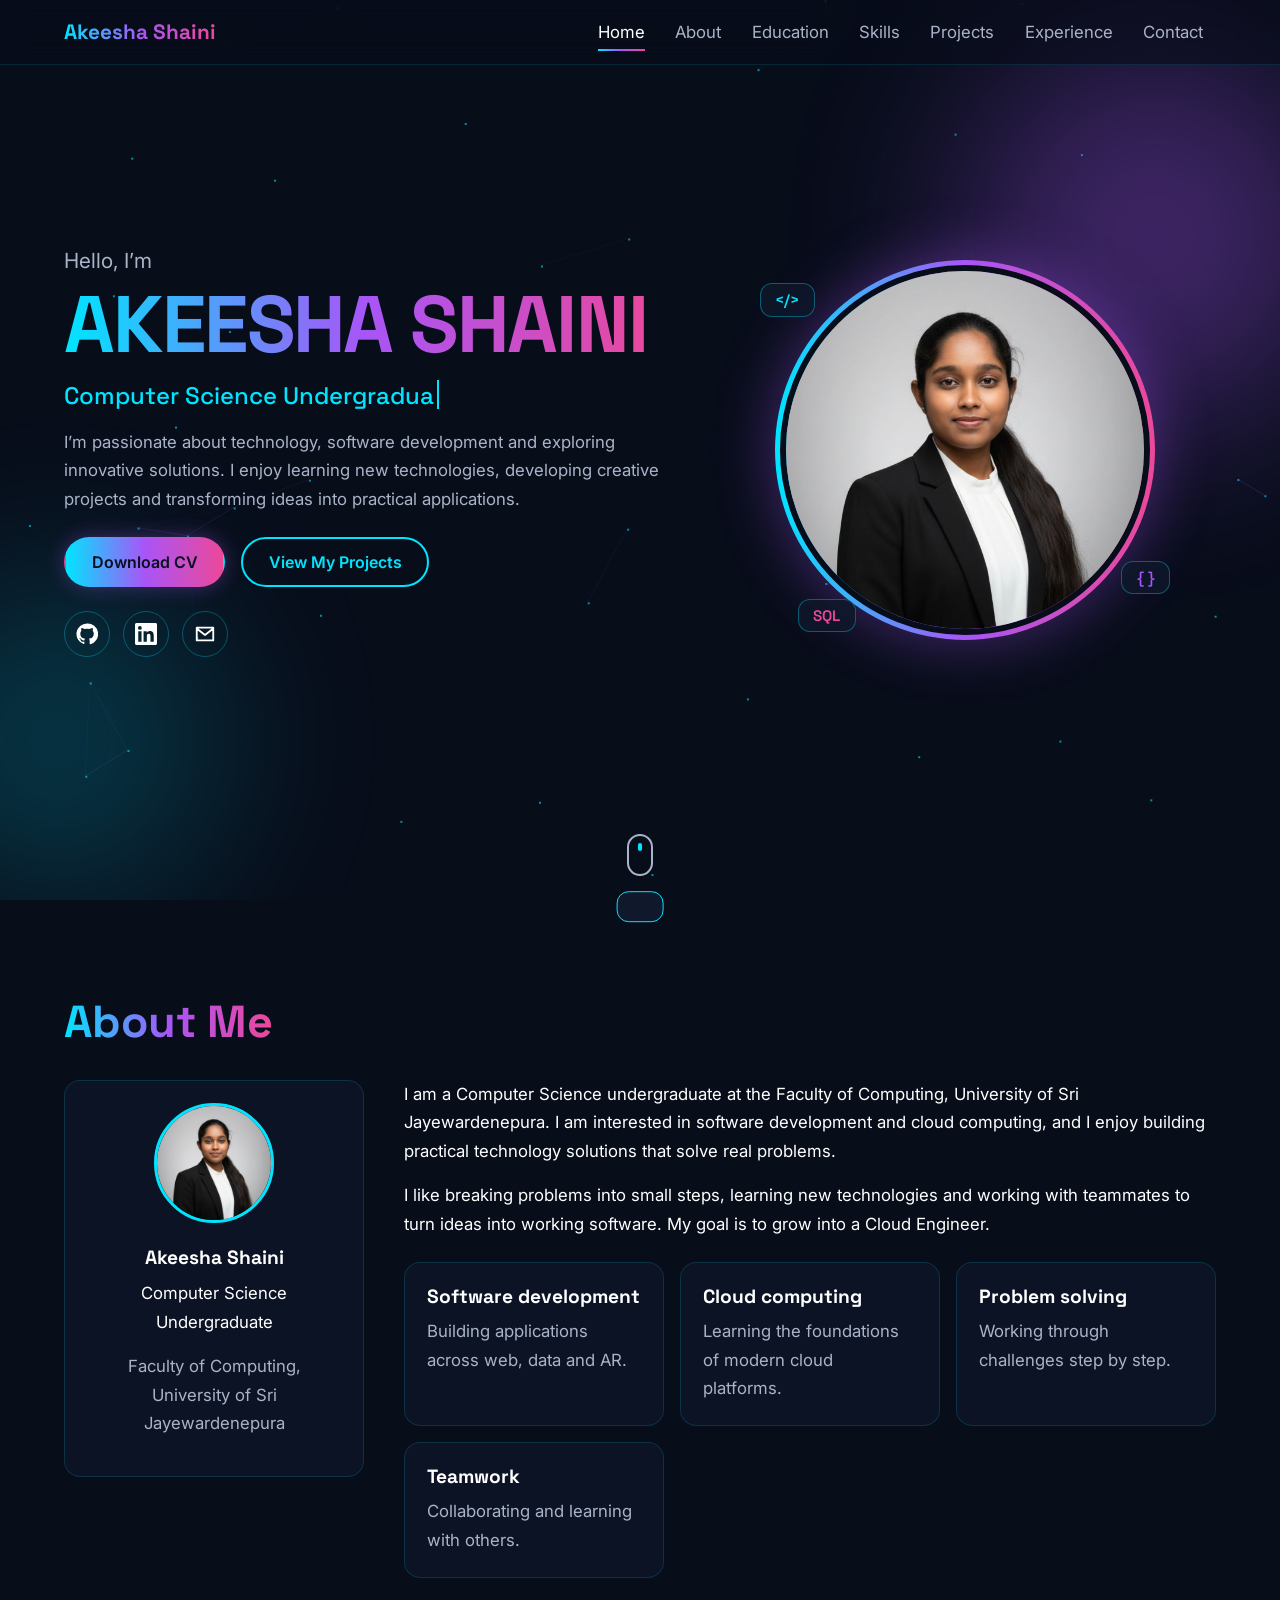
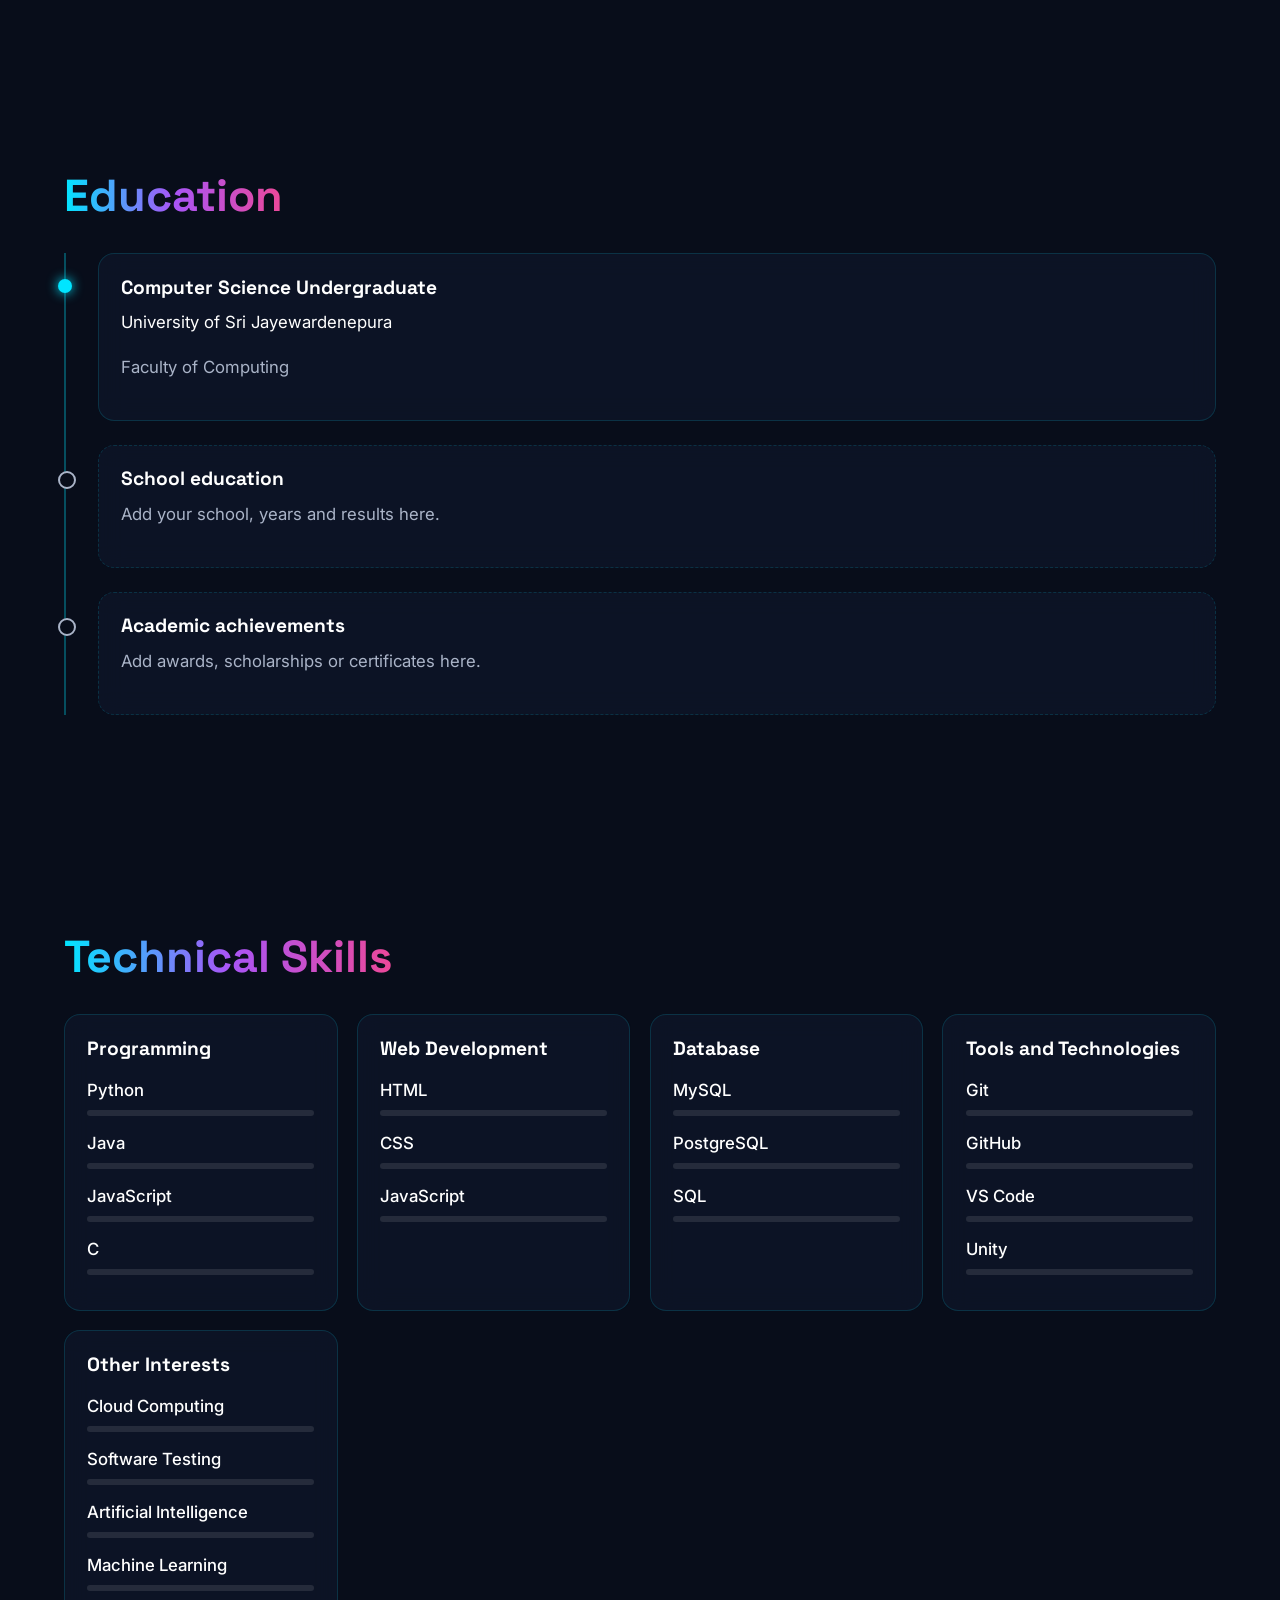
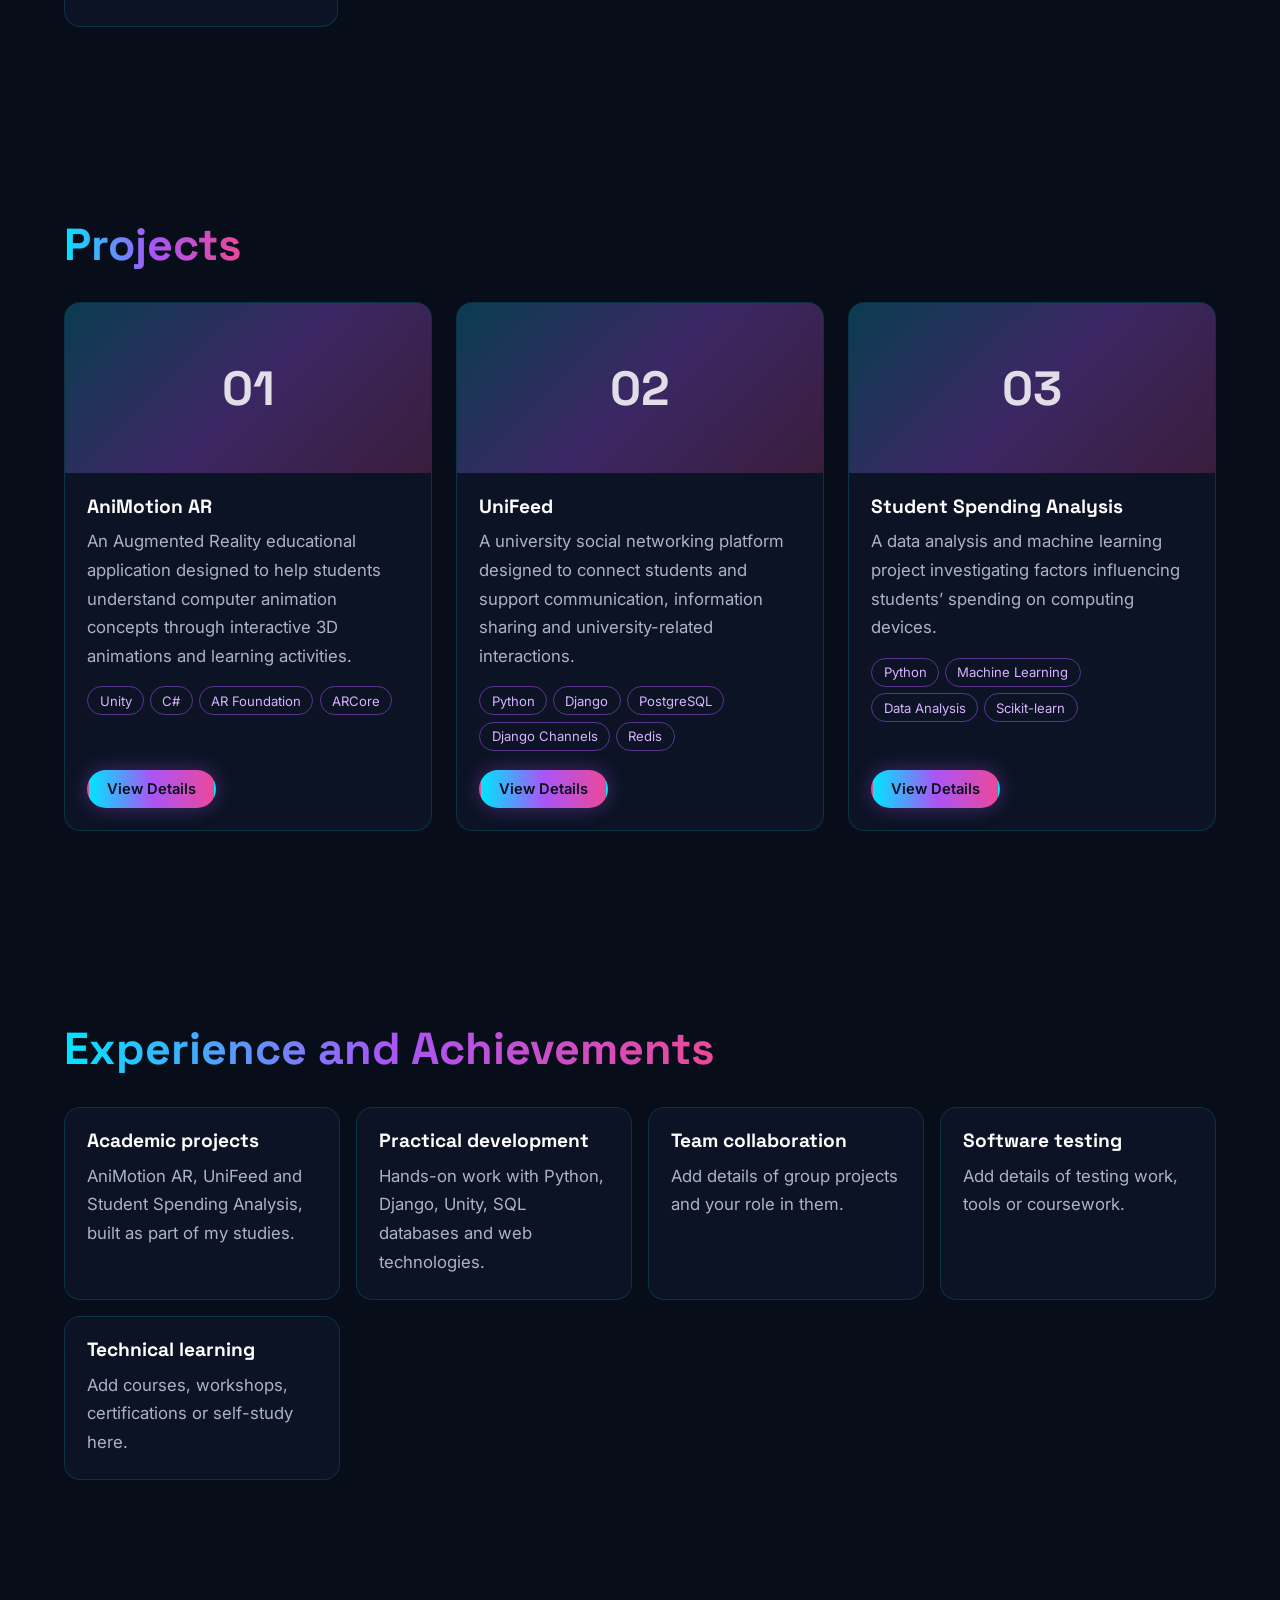
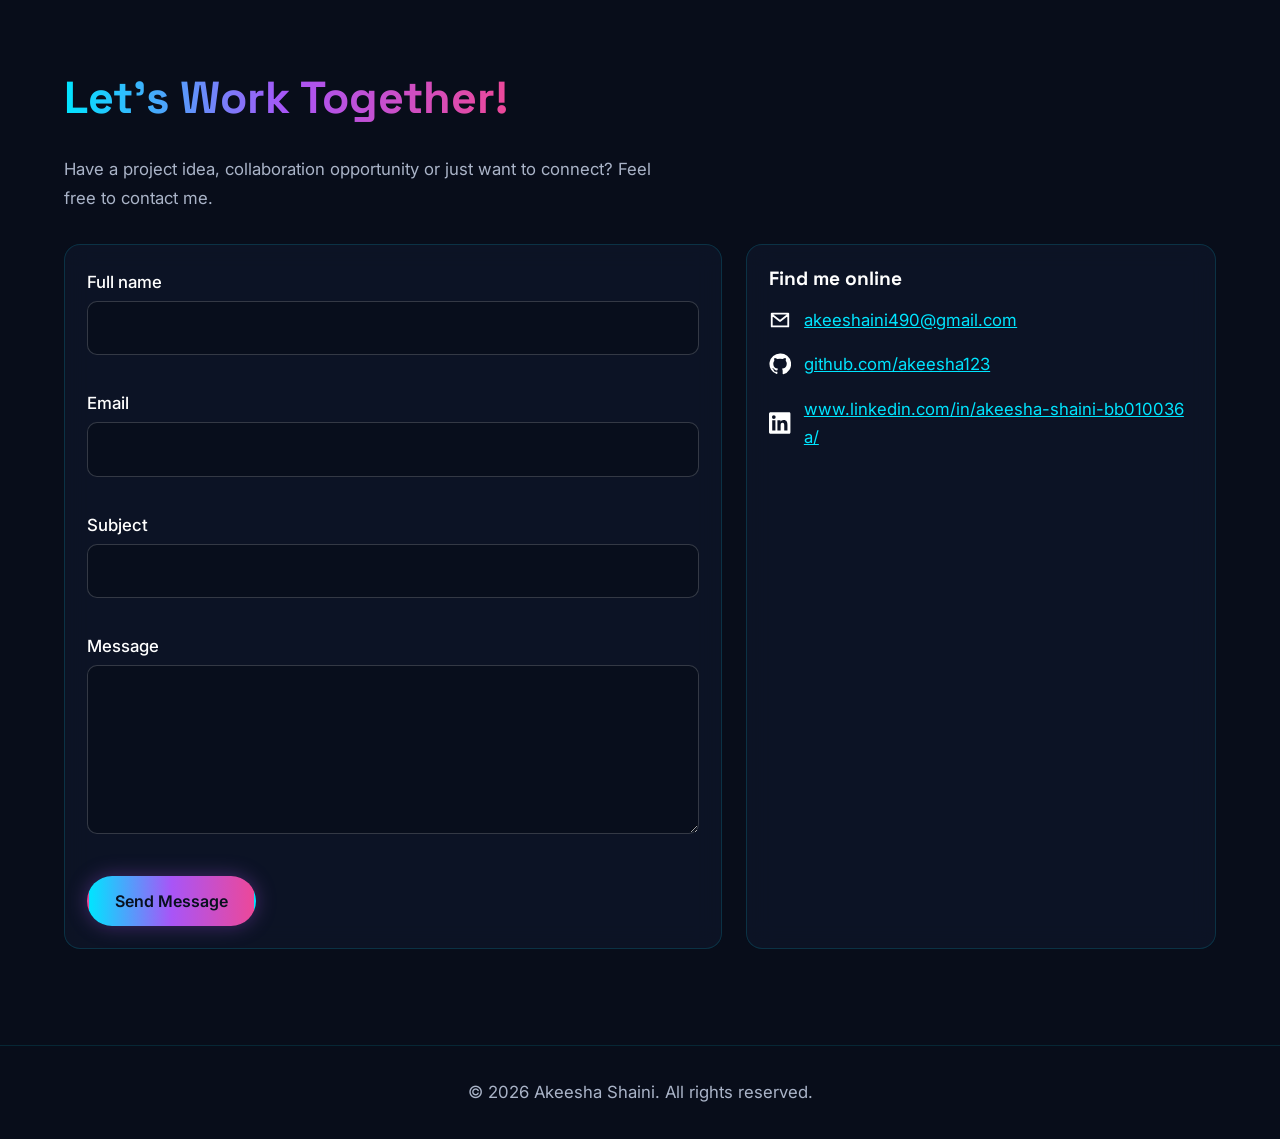
<file: index.html>
<!DOCTYPE html>
<html lang="en">
<head>
<meta charset="utf-8">
<meta name="viewport" content="width=device-width, initial-scale=1">
<title>Akeesha Shaini – Computer Science Undergraduate | Aspiring Cloud Engineer</title>
<meta name="description" content="Portfolio of Akeesha Shaini, a Computer Science undergraduate at the University of Sri Jayewardenepura and aspiring Cloud Engineer.">
<meta name="theme-color" content="#080D1A">
<link rel="preconnect" href="https://fonts.googleapis.com">
<link rel="preconnect" href="https://fonts.gstatic.com" crossorigin>
<link href="https://fonts.googleapis.com/css2?family=Inter:wght@400;500;600&family=Space+Grotesk:wght@500;700&display=swap" rel="stylesheet">
<link rel="stylesheet" href="css/style.css">
<script>document.documentElement.className='js'</script>
</head>
<body>
<svg width="0" height="0" style="position:absolute" aria-hidden="true">
<symbol id="i-gh" viewBox="0 0 24 24"><path fill="currentColor" d="M12 .5a11.5 11.5 0 0 0-3.64 22.41c.58.1.79-.25.79-.56v-2c-3.2.7-3.87-1.37-3.87-1.37-.52-1.33-1.28-1.69-1.28-1.69-1.05-.71.08-.7.08-.7 1.15.08 1.76 1.19 1.76 1.19 1.03 1.76 2.7 1.25 3.36.96.1-.75.4-1.25.73-1.54-2.55-.29-5.24-1.28-5.24-5.68 0-1.25.45-2.28 1.18-3.08-.12-.29-.51-1.46.11-3.04 0 0 .97-.31 3.17 1.18a11 11 0 0 1 5.77 0c2.2-1.49 3.17-1.18 3.17-1.18.63 1.58.23 2.75.11 3.04.74.8 1.18 1.83 1.18 3.08 0 4.41-2.69 5.38-5.25 5.67.41.36.78 1.06.78 2.14v3.17c0 .31.21.67.8.56A11.5 11.5 0 0 0 12 .5z"/></symbol>
<symbol id="i-in" viewBox="0 0 24 24"><path fill="currentColor" d="M20.45 20.45h-3.56v-5.57c0-1.33-.03-3.04-1.85-3.04-1.85 0-2.14 1.45-2.14 2.94v5.67H9.34V9h3.41v1.56h.05c.48-.9 1.64-1.85 3.37-1.85 3.6 0 4.27 2.37 4.27 5.46v6.28zM5.34 7.43a2.06 2.06 0 1 1 0-4.13 2.06 2.06 0 0 1 0 4.13zM7.12 20.45H3.56V9h3.56v11.45zM22.22 0H1.77C.79 0 0 .77 0 1.73v20.54C0 23.23.79 24 1.77 24h20.45c.98 0 1.78-.77 1.78-1.73V1.73C24 .77 23.2 0 22.22 0z"/></symbol>
<symbol id="i-mail" viewBox="0 0 24 24"><path fill="none" stroke="currentColor" stroke-width="2" stroke-linejoin="round" d="M3 5h18v14H3zM3 6l9 7 9-7"/></symbol>
</svg>
<canvas id="bg" aria-hidden="true"></canvas>
<a class="skip" href="#main">Skip to content</a>

<header class="nav">
  <div class="wrap nav-in">
    <a class="logo grad" href="#home">Akeesha Shaini</a>
    <button class="burger" aria-label="Toggle menu" aria-expanded="false" aria-controls="menu"><span></span><span></span><span></span></button>
    <nav id="menu" aria-label="Main">
      <a href="#home">Home</a><a href="#about">About</a><a href="#education">Education</a><a href="#skills">Skills</a><a href="#projects">Projects</a><a href="#experience">Experience</a><a href="#contact">Contact</a>
    </nav>
  </div>
</header>

<main id="main">
<section id="home" class="hero">
  <div class="glow g1"></div><div class="glow g2"></div>
  <div class="wrap hero-grid">
    <div>
      <p class="hello">Hello, I’m</p>
      <h1 class="grad">AKEESHA SHAINI</h1>
      <p class="role"><span id="typed"></span><span class="caret" aria-hidden="true"></span></p>
      <p class="lead">I’m passionate about technology, software development and exploring innovative solutions. I enjoy learning new technologies, developing creative projects and transforming ideas into practical applications.</p>
      <div class="actions">
        <a class="btn primary" data-link="cv" href="#">Download CV</a>
        <a class="btn ghost" href="#projects">View My Projects</a>
      </div>
      <div class="socials">
        <a class="icon-btn" data-link="github" href="#" aria-label="GitHub"><svg><use href="#i-gh"/></svg></a>
        <a class="icon-btn" data-link="linkedin" href="#" aria-label="LinkedIn"><svg><use href="#i-in"/></svg></a>
        <a class="icon-btn" data-link="email" href="#" aria-label="Email"><svg><use href="#i-mail"/></svg></a>
      </div>
    </div>
    <div class="photo">
      <span class="chip c1" aria-hidden="true">&lt;/&gt;</span><span class="chip c2" aria-hidden="true">{ }</span><span class="chip c3" aria-hidden="true">SQL</span>
      <div class="ring"><img src="images/profile.png" alt="Portrait of Akeesha Shaini" width="380" height="380"></div>
    </div>
  </div>
  <a class="scroll" href="#about" aria-label="Scroll to About"><span></span></a>
</section>

<section id="about">
  <div class="wrap">
    <h2 class="reveal"><span class="grad">About Me</span></h2>
    <div class="about-grid">
      <div class="card reveal profile-card">
        <img src="images/profile.png" alt="" width="120" height="120" loading="lazy">
        <h3>Akeesha Shaini</h3>
        <p>Computer Science Undergraduate</p>
        <p class="muted">Faculty of Computing, University of Sri Jayewardenepura</p>
      </div>
      <div class="reveal">
        <p>I am a Computer Science undergraduate at the Faculty of Computing, University of Sri Jayewardenepura. I am interested in software development and cloud computing, and I enjoy building practical technology solutions that solve real problems.</p>
        <p>I like breaking problems into small steps, learning new technologies and working with teammates to turn ideas into working software. My goal is to grow into a Cloud Engineer.</p>
        <div class="info-grid">
          <div class="card"><h3>Software development</h3><p>Building applications across web, data and AR.</p></div>
          <div class="card"><h3>Cloud computing</h3><p>Learning the foundations of modern cloud platforms.</p></div>
          <div class="card"><h3>Problem solving</h3><p>Working through challenges step by step.</p></div>
          <div class="card"><h3>Teamwork</h3><p>Collaborating and learning with others.</p></div>
        </div>
      </div>
    </div>
  </div>
</section>

<section id="education">
  <div class="wrap">
    <h2 class="reveal"><span class="grad">Education</span></h2>
    <!-- EDIT: add school education, dates and achievements as new .tl-item blocks -->
    <ol class="timeline">
      <li class="tl-item reveal"><div class="card"><h3>Computer Science Undergraduate</h3><p>University of Sri Jayewardenepura</p><p class="muted">Faculty of Computing</p></div></li>
      <li class="tl-item reveal placeholder"><div class="card"><h3>School education</h3><p class="muted">Add your school, years and results here.</p></div></li>
      <li class="tl-item reveal placeholder"><div class="card"><h3>Academic achievements</h3><p class="muted">Add awards, scholarships or certificates here.</p></div></li>
    </ol>
  </div>
</section>

<section id="skills">
  <div class="wrap">
    <h2 class="reveal"><span class="grad">Technical Skills</span></h2>
    <div id="skill-grid" class="skill-grid"></div>
  </div>
</section>

<section id="projects">
  <div class="wrap">
    <h2 class="reveal"><span class="grad">Projects</span></h2>
    <div id="project-grid" class="project-grid"></div>
  </div>
</section>

<section id="experience">
  <div class="wrap">
    <h2 class="reveal"><span class="grad">Experience and Achievements</span></h2>
    <!-- EDIT: replace these cards with your real activities, dates and roles -->
    <div class="exp-grid">
      <article class="card reveal"><h3>Academic projects</h3><p>AniMotion AR, UniFeed and Student Spending Analysis, built as part of my studies.</p></article>
      <article class="card reveal"><h3>Practical development</h3><p>Hands-on work with Python, Django, Unity, SQL databases and web technologies.</p></article>
      <article class="card reveal"><h3>Team collaboration</h3><p>Add details of group projects and your role in them.</p></article>
      <article class="card reveal"><h3>Software testing</h3><p>Add details of testing work, tools or coursework.</p></article>
      <article class="card reveal"><h3>Technical learning</h3><p>Add courses, workshops, certifications or self-study here.</p></article>
    </div>
  </div>
</section>

<section id="contact">
  <div class="wrap">
    <h2 class="reveal"><span class="grad">Let’s Work Together!</span></h2>
    <p class="reveal lead">Have a project idea, collaboration opportunity or just want to connect? Feel free to contact me.</p>
    <div class="contact-grid">
      <form id="contact-form" class="card reveal" novalidate>
        <div class="field"><label for="full_name">Full name</label><input id="full_name" name="full_name" type="text" maxlength="100" autocomplete="name" required><small class="err" aria-live="polite"></small></div>
        <div class="field"><label for="email">Email</label><input id="email" name="email" type="email" maxlength="150" autocomplete="email" required><small class="err" aria-live="polite"></small></div>
        <div class="field"><label for="subject">Subject</label><input id="subject" name="subject" type="text" maxlength="150" required><small class="err" aria-live="polite"></small></div>
        <div class="field"><label for="message">Message</label><textarea id="message" name="message" rows="5" maxlength="2000" required></textarea><small class="err" aria-live="polite"></small></div>
        <input class="hp" type="text" name="website" tabindex="-1" autocomplete="off" aria-hidden="true">
        <button class="btn primary" type="submit">Send Message</button>
      </form>
      <div class="card reveal contact-info">
        <h3>Find me online</h3>
        <ul>
          <li><svg><use href="#i-mail"/></svg><a data-link="email" data-show href="#">Email</a></li>
          <li><svg><use href="#i-gh"/></svg><a data-link="github" data-show href="#">GitHub</a></li>
          <li><svg><use href="#i-in"/></svg><a data-link="linkedin" data-show href="#">LinkedIn</a></li>
        </ul>
      </div>
    </div>
  </div>
</section>
</main>

<footer><div class="wrap">© 2026 Akeesha Shaini. All rights reserved.</div></footer>
<button id="top" class="to-top" aria-label="Back to top">↑</button>
<dialog id="modal" aria-labelledby="m-title"><button class="m-close" aria-label="Close">×</button><div id="m-body"></div></dialog>
<div id="toast" class="toast" role="status" aria-live="polite"></div>
<script src="js/script.js"></script>
</body>
</html>
</file>
<file: css/style.css>
:root{--bg:#080D1A;--bg2:#10182B;--cyan:#00E5FF;--purple:#A855F7;--pink:#EC4899;--text:#fff;--muted:#AAB4C8;--grad:linear-gradient(90deg,#00E5FF,#A855F7,#EC4899);--head:"Space Grotesk","Segoe UI",Arial,sans-serif;--body:Inter,"Segoe UI",Arial,sans-serif}
*{box-sizing:border-box}
html{scroll-behavior:smooth;scroll-padding-top:4.5rem}
body{margin:0;background:var(--bg);color:var(--text);font:400 1.05rem/1.7 var(--body);overflow-x:hidden}
img{max-width:100%;height:auto}
h1,h2,h3{font-family:var(--head);line-height:1.15;margin:0 0 .6rem}
h2{font-size:clamp(2rem,5vw,2.8rem);margin-bottom:2rem}
h3{font-size:1.2rem}
p{margin:0 0 1rem}
a{color:var(--cyan)}
:focus-visible{outline:3px solid var(--cyan);outline-offset:3px}
.wrap{width:min(72rem,100% - 2.5rem);margin:0 auto}
.grad{background:var(--grad);-webkit-background-clip:text;background-clip:text;color:transparent;-webkit-text-fill-color:transparent}
.muted{color:var(--muted)}
.skip{position:absolute;left:-999px;top:0;background:var(--cyan);color:#000;padding:.5rem 1rem;z-index:100}
.skip:focus{left:0}
#bg{position:fixed;inset:0;width:100%;height:100%;z-index:-1;pointer-events:none}
section{padding:6rem 0;position:relative}
.card{background:rgba(16,24,43,.65);backdrop-filter:blur(12px);-webkit-backdrop-filter:blur(12px);border:1px solid rgba(0,229,255,.15);border-radius:16px;padding:1.4rem;transition:border-color .3s,box-shadow .3s,transform .3s}
.card:hover{border-color:rgba(0,229,255,.55);box-shadow:0 0 24px rgba(0,229,255,.15)}
.nav{position:fixed;top:0;left:0;right:0;z-index:50;background:rgba(8,13,26,.6);backdrop-filter:blur(14px);-webkit-backdrop-filter:blur(14px);border-bottom:1px solid rgba(0,229,255,.12)}
.nav-in{display:flex;align-items:center;justify-content:space-between;height:4rem}
.logo{font:700 1.3rem var(--head);text-decoration:none}
#menu{display:flex;gap:.3rem}
#menu a{color:var(--muted);text-decoration:none;padding:.4rem .8rem;border-radius:8px;position:relative;transition:color .2s}
#menu a::after{content:"";position:absolute;left:.8rem;right:.8rem;bottom:.1rem;height:2px;background:var(--grad);transform:scaleX(0);transition:transform .3s}
#menu a:hover,#menu a.active{color:#fff}
#menu a:hover::after,#menu a.active::after{transform:scaleX(1)}
.burger{display:none;background:none;border:0;padding:.5rem;cursor:pointer}
.burger span{display:block;width:24px;height:2px;background:#fff;margin:5px 0;transition:.3s}
.hero{min-height:100vh;display:flex;align-items:center;padding-top:6rem;overflow:hidden}
.hero-grid{display:grid;grid-template-columns:1.2fr 1fr;gap:3rem;align-items:center}
.hello{color:var(--muted);font-size:1.3rem;margin:0}
.hero h1{font-size:clamp(2.6rem,8vw,5rem);letter-spacing:-.02em}
.role{font:500 clamp(1.1rem,3vw,1.5rem) var(--head);color:var(--cyan);min-height:2rem}
.caret{display:inline-block;width:2px;height:1.2em;background:var(--cyan);margin-left:3px;vertical-align:-.2em;animation:blink 1s steps(2) infinite}
.lead{color:var(--muted);max-width:38rem}
.actions{display:flex;flex-wrap:wrap;gap:1rem;margin:1.5rem 0}
.btn{display:inline-block;padding:.8rem 1.6rem;border-radius:999px;font:600 1rem var(--body);text-decoration:none;border:2px solid transparent;cursor:pointer;transition:transform .2s,box-shadow .2s}
.btn:hover{transform:translateY(-2px)}
.btn.primary{background:var(--grad);color:#08101f;box-shadow:0 0 20px rgba(168,85,247,.35)}
.btn.primary:hover{box-shadow:0 0 30px rgba(0,229,255,.5)}
.btn.ghost{border-color:var(--cyan);color:var(--cyan);background:transparent}
.btn.ghost:hover{background:rgba(0,229,255,.1)}
.btn:disabled{opacity:.6;cursor:wait}
.socials{display:flex;gap:.8rem}
.icon-btn{width:46px;height:46px;display:grid;place-items:center;border-radius:50%;border:1px solid rgba(0,229,255,.3);color:#fff;transition:.2s}
.icon-btn:hover{border-color:var(--cyan);color:var(--cyan);box-shadow:0 0 16px rgba(0,229,255,.4)}
svg{width:22px;height:22px}
.photo{position:relative;justify-self:center;width:min(380px,80vw)}
.ring{padding:5px;border-radius:50%;background:var(--grad);box-shadow:0 0 60px rgba(168,85,247,.4)}
.ring img{display:block;width:100%;aspect-ratio:1;object-fit:cover;object-position:center 20%;border-radius:50%;border:6px solid var(--bg)}
.chip{position:absolute;padding:.4rem .9rem;border-radius:12px;background:rgba(16,24,43,.8);border:1px solid rgba(0,229,255,.35);font:600 .95rem var(--head);color:var(--cyan);animation:float 5s ease-in-out infinite}
.c1{top:6%;left:-4%}.c2{bottom:12%;right:-4%;color:var(--purple);animation-delay:-2s}.c3{bottom:2%;left:6%;color:var(--pink);animation-delay:-3.5s}
.glow{position:absolute;border-radius:50%;filter:blur(90px);opacity:.35;z-index:-1}
.g1{width:380px;height:380px;background:var(--purple);top:5%;right:-5%}
.g2{width:320px;height:320px;background:var(--cyan);bottom:0;left:-8%;opacity:.2}
.scroll{position:absolute;bottom:1.5rem;left:50%;width:26px;height:42px;margin-left:-13px;border:2px solid var(--muted);border-radius:14px}
.scroll span{position:absolute;left:50%;top:7px;width:4px;height:8px;margin-left:-2px;border-radius:2px;background:var(--cyan);animation:scrolldot 1.6s infinite}
.about-grid{display:grid;grid-template-columns:300px 1fr;gap:2.5rem;align-items:start}
.profile-card{text-align:center}
.profile-card img{width:120px;height:120px;border-radius:50%;object-fit:cover;object-position:center 20%;border:3px solid var(--cyan);margin-bottom:1rem}
.info-grid,.exp-grid{display:grid;grid-template-columns:repeat(auto-fit,minmax(220px,1fr));gap:1rem}
.info-grid{margin-top:1.5rem}
.info-grid p,.exp-grid p{color:var(--muted);margin:0}
.timeline{list-style:none;margin:0;padding:0 0 0 2rem;border-left:2px solid rgba(0,229,255,.3)}
.tl-item{position:relative;margin-bottom:1.5rem}
.tl-item::before{content:"";position:absolute;left:calc(-2rem - 8px);top:1.6rem;width:14px;height:14px;border-radius:50%;background:var(--cyan);box-shadow:0 0 12px var(--cyan)}
.tl-item.placeholder::before{background:var(--bg);border:2px solid var(--muted);box-shadow:none}
.tl-item.placeholder .card{border-style:dashed}
.skill-grid{display:grid;grid-template-columns:repeat(auto-fit,minmax(250px,1fr));gap:1.2rem}
.skill-grid ul{list-style:none;padding:0;margin:1rem 0 0}
.skill-grid li{margin-bottom:.8rem}
.skill-row{display:flex;justify-content:space-between;font-weight:500}
.track{height:6px;border-radius:6px;background:rgba(255,255,255,.1);margin-top:.35rem;overflow:hidden}
.fill{height:100%;width:0;border-radius:6px;background:var(--grad);transition:width 1.2s cubic-bezier(.2,.7,.2,1)}
.in .fill{width:var(--lv,0%)}
.project-grid{display:grid;grid-template-columns:repeat(auto-fit,minmax(290px,1fr));gap:1.5rem}
.project{padding:0;overflow:hidden;display:flex;flex-direction:column}
.project:hover{transform:translateY(-6px)}
.thumb{height:170px;display:grid;place-items:center;background:linear-gradient(135deg,rgba(0,229,255,.2),rgba(168,85,247,.3),rgba(236,72,153,.2));font:700 3rem var(--head);color:rgba(255,255,255,.85)}
.thumb img{width:100%;height:100%;object-fit:cover}
.p-body{padding:1.4rem;display:flex;flex-direction:column;flex:1}
.p-body p{color:var(--muted)}
.tags{display:flex;flex-wrap:wrap;gap:.4rem;list-style:none;padding:0;margin:0 0 1.2rem}
.tags li{font-size:.82rem;padding:.15rem .7rem;border-radius:999px;border:1px solid rgba(168,85,247,.5);color:#d8b4fe}
.p-actions{margin-top:auto;display:flex;gap:.7rem;flex-wrap:wrap}
.p-actions .btn{padding:.5rem 1.1rem;font-size:.92rem}
.contact-grid{display:grid;grid-template-columns:1.4fr 1fr;gap:1.5rem;margin-top:2rem}
.field{margin-bottom:1rem}
label{display:block;margin-bottom:.3rem;font-weight:500}
input,textarea{width:100%;padding:.75rem 1rem;border-radius:10px;border:1px solid rgba(255,255,255,.18);background:rgba(8,13,26,.7);color:#fff;font:inherit}
input:focus,textarea:focus{border-color:var(--cyan);outline:0;box-shadow:0 0 0 3px rgba(0,229,255,.2)}
.field.bad input,.field.bad textarea{border-color:var(--pink)}
.err{color:#ff8fc2;display:block;min-height:1.1rem;font-size:.85rem}
.hp{position:absolute;left:-9999px;height:0;width:0;opacity:0}
.contact-info ul{list-style:none;padding:0;margin:1rem 0 0}
.contact-info li{display:flex;gap:.8rem;align-items:center;margin-bottom:1rem;word-break:break-all}
a.unset{color:var(--muted)}
footer{padding:2rem 0;text-align:center;color:var(--muted);border-top:1px solid rgba(0,229,255,.12)}
.to-top{position:fixed;right:1.2rem;bottom:1.2rem;width:46px;height:46px;border-radius:50%;border:1px solid var(--cyan);background:rgba(16,24,43,.85);color:var(--cyan);font-size:1.3rem;cursor:pointer;opacity:0;pointer-events:none;transition:.3s;z-index:40}
.to-top.show{opacity:1;pointer-events:auto}
.toast{position:fixed;left:50%;bottom:1.5rem;transform:translate(-50%,150%);max-width:90vw;padding:.9rem 1.4rem;border-radius:12px;background:var(--bg2);border:1px solid var(--cyan);z-index:90;transition:transform .35s}
.toast.show{transform:translate(-50%,0)}
.toast.error{border-color:var(--pink)}
dialog{width:min(34rem,92vw);background:var(--bg2);color:#fff;border:1px solid rgba(0,229,255,.4);border-radius:18px;padding:2rem}
dialog::backdrop{background:rgba(0,0,0,.7)}
.m-close{position:absolute;right:.8rem;top:.5rem;background:none;border:0;color:#fff;font-size:2rem;cursor:pointer}
.js .reveal{opacity:0;transform:translateY(24px);transition:opacity .7s,transform .7s}
.js .reveal.in{opacity:1;transform:none}
@keyframes blink{50%{opacity:0}}
@keyframes float{50%{transform:translateY(-14px)}}
@keyframes scrolldot{0%{opacity:1;transform:translateY(0)}100%{opacity:0;transform:translateY(16px)}}
@media (max-width:860px){
  .burger{display:block}
  #menu{position:absolute;top:4rem;left:0;right:0;flex-direction:column;background:rgba(8,13,26,.96);padding:1rem 1.25rem;border-bottom:1px solid rgba(0,229,255,.2);display:none}
  #menu.open{display:flex}
  .hero-grid,.about-grid,.contact-grid{grid-template-columns:1fr}
  .photo{order:-1}
  section{padding:4.5rem 0}
}
@media (prefers-reduced-motion:reduce){
  html{scroll-behavior:auto}
  *,*::before,*::after{animation:none!important;transition:none!important}
  .js .reveal{opacity:1;transform:none}
}
</file>
